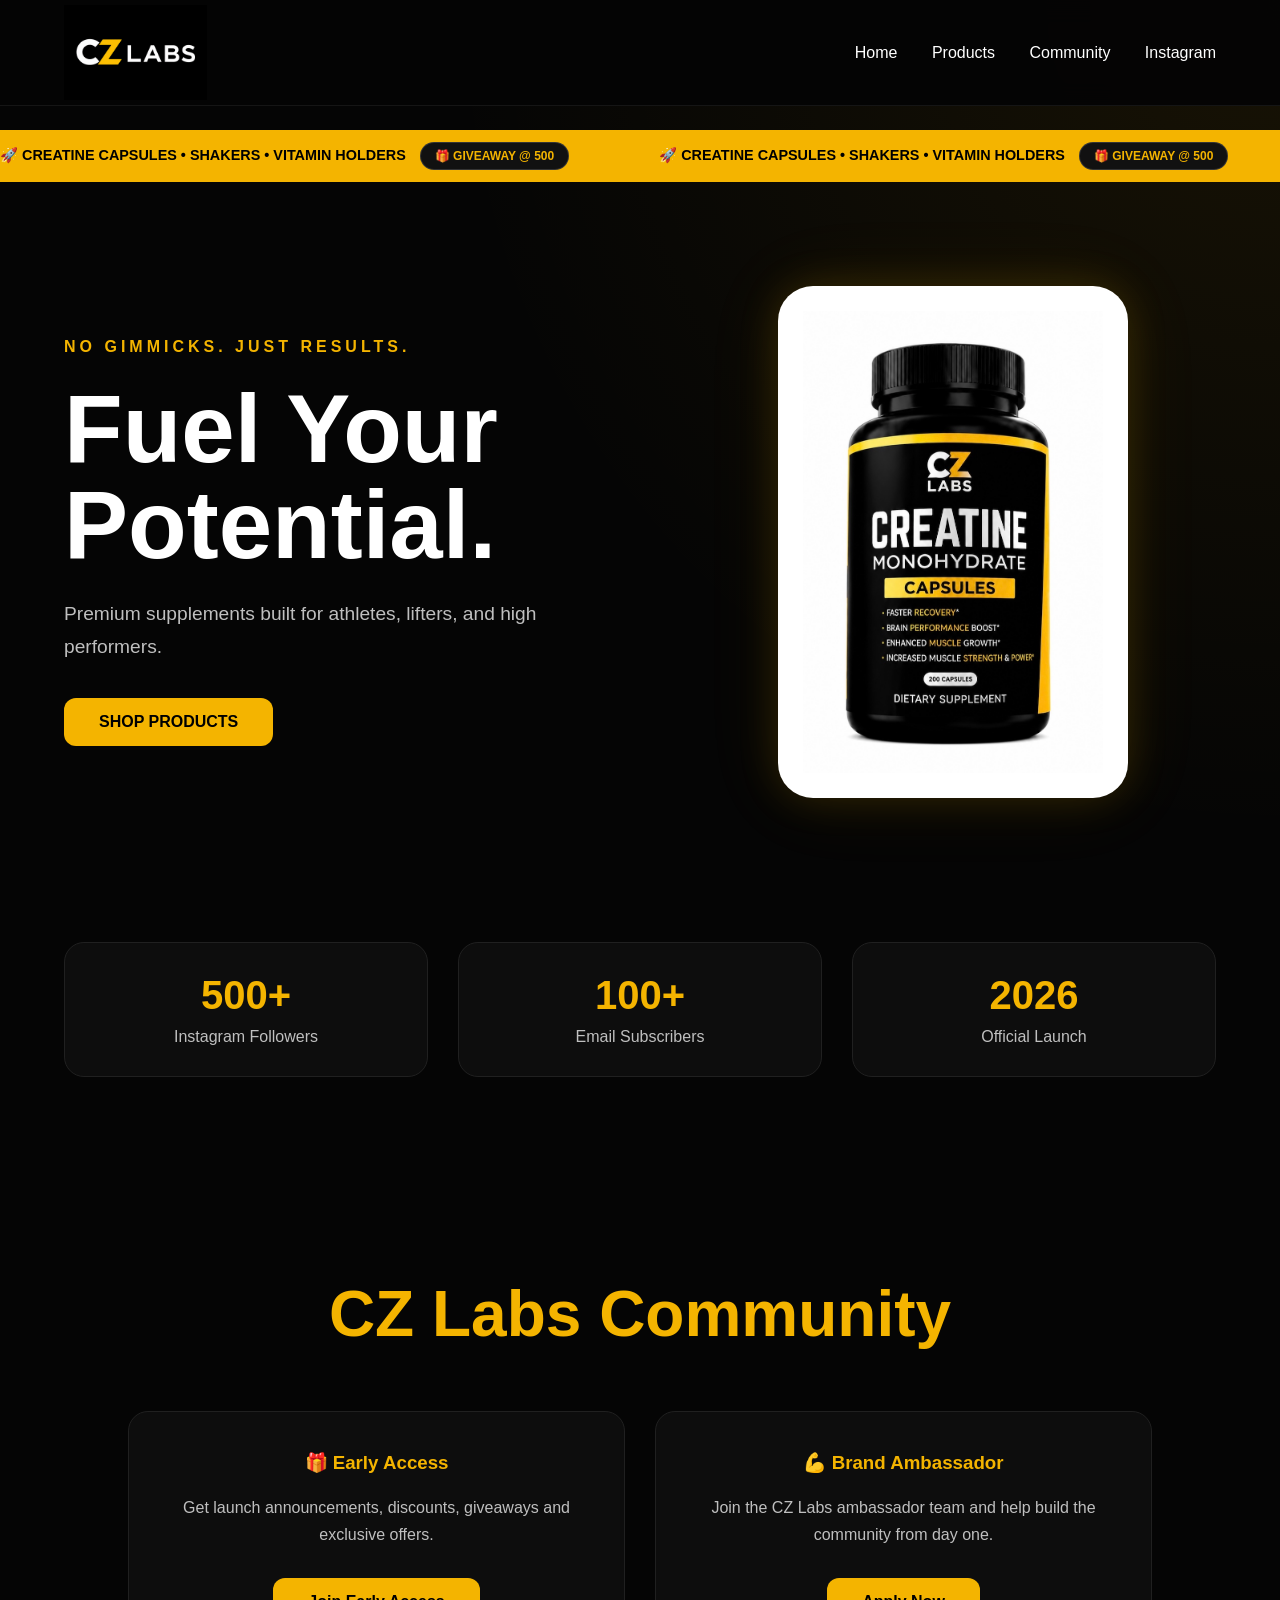
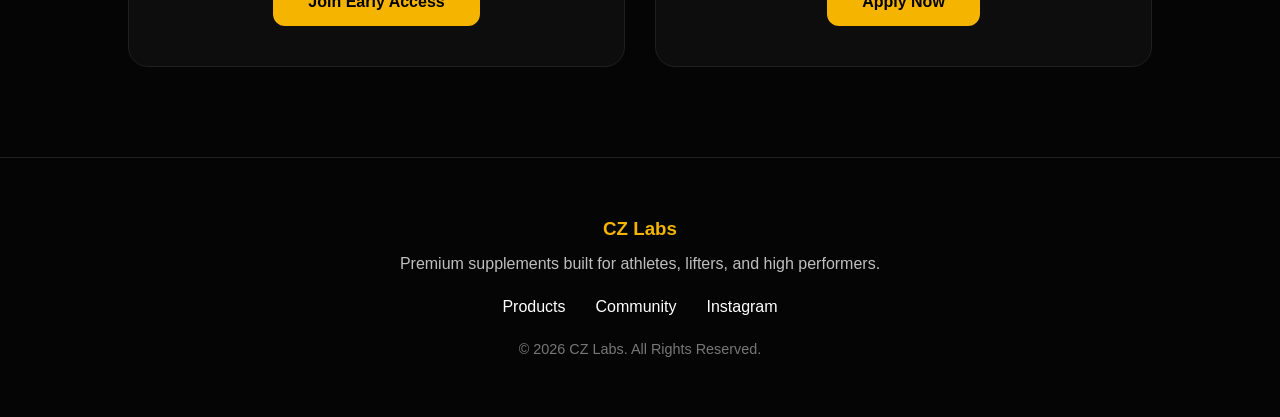
<file: index.html>
<!DOCTYPE html>
<html lang="en">

<head>
    <meta charset="UTF-8">
    <meta name="viewport" content="width=device-width, initial-scale=1.0">
    <title>CZ Labs</title>
    <link rel="stylesheet" href="styles.css">
</head>

<body>

<div class="announcement-bar">
    <div class="announcement-track">
        <span>🚀 CREATINE CAPSULES • SHAKERS • VITAMIN HOLDERS <span class="promo-badge">🎁 GIVEAWAY @ 500</span></span>

        <span>🚀 CREATINE CAPSULES • SHAKERS • VITAMIN HOLDERS <span class="promo-badge">🎁 GIVEAWAY @ 500</span></span>

        <span>🚀 CREATINE CAPSULES • SHAKERS • VITAMIN HOLDERS <span class="promo-badge">🎁 GIVEAWAY @ 500</span></span>

        <span>🚀 CREATINE CAPSULES • SHAKERS • VITAMIN HOLDERS <span class="promo-badge">🎁 GIVEAWAY @ 500</span></span>
    </div>
</div>

<header>
    <div class="container">

        <a href="index.html">
            <img src="images/logo.png" alt="CZ Labs Logo" class="logo">
        </a>

        <nav>
            <a href="index.html">Home</a>
            <a href="products.html">Products</a>
            <a href="#community">Community</a>
            <a href="https://www.instagram.com/cz.labs/" target="_blank" rel="noopener noreferrer">Instagram</a>
        </nav>

    </div>
</header>

<section class="hero">

    <div class="hero-text">

        <span class="tagline">
            NO GIMMICKS. JUST RESULTS.
        </span>

        <h1>
            Fuel Your<br>Potential.
        </h1>

        <p>
            Premium supplements built for athletes,
            lifters, and high performers.
        </p>

        <a href="products.html" class="btn">
            SHOP PRODUCTS
        </a>

    </div>

    <div class="hero-image">

        <div class="product-showcase">
            <img src="images/creatine.png" alt="CZ Labs Creatine">
        </div>

    </div>

</section>

<section class="stats">

    <div class="stat">
        <h3>500+</h3>
        <p>Instagram Followers</p>
    </div>

    <div class="stat">
        <h3>100+</h3>
        <p>Email Subscribers</p>
    </div>

    <div class="stat">
        <h3>2026</h3>
        <p>Official Launch</p>
    </div>

</section>


<section class="community" id="community">

    <h2>CZ Labs Community</h2>

    <div class="community-grid">

        <div class="community-card">

            <h3>🎁 Early Access</h3>

            <p>
                Get launch announcements, discounts,
                giveaways and exclusive offers.
            </p>

            <a href="https://gmail.us10.list-manage.com/subscribe?u=8d8b73efa41e46fff6f11100b&id=3ca9a7f5ea"
               target="_blank"
               rel="noopener noreferrer"
               class="btn">
                Join Early Access
            </a>

        </div>

        <div class="community-card">

            <h3>💪 Brand Ambassador</h3>

            <p>
                Join the CZ Labs ambassador team and help
                build the community from day one.
            </p>

            <a href="https://form.jotform.com/251398017417156"
               target="_blank"
               rel="noopener noreferrer"
               class="btn">
                Apply Now
            </a>

        </div>

    </div>

</section>

<footer>

    <div class="footer-content">

        <h3>CZ Labs</h3>

        <p>
            Premium supplements built for athletes,
            lifters, and high performers.
        </p>

        <div class="footer-links">
            <a href="products.html">Products</a>
            <a href="#community">Community</a>
            <a href="https://www.instagram.com/cz.labs/" target="_blank">Instagram</a>
        </div>

    </div>

    <p class="copyright">
        © 2026 CZ Labs. All Rights Reserved.
    </p>

</footer>

</body>
</html>
</file>
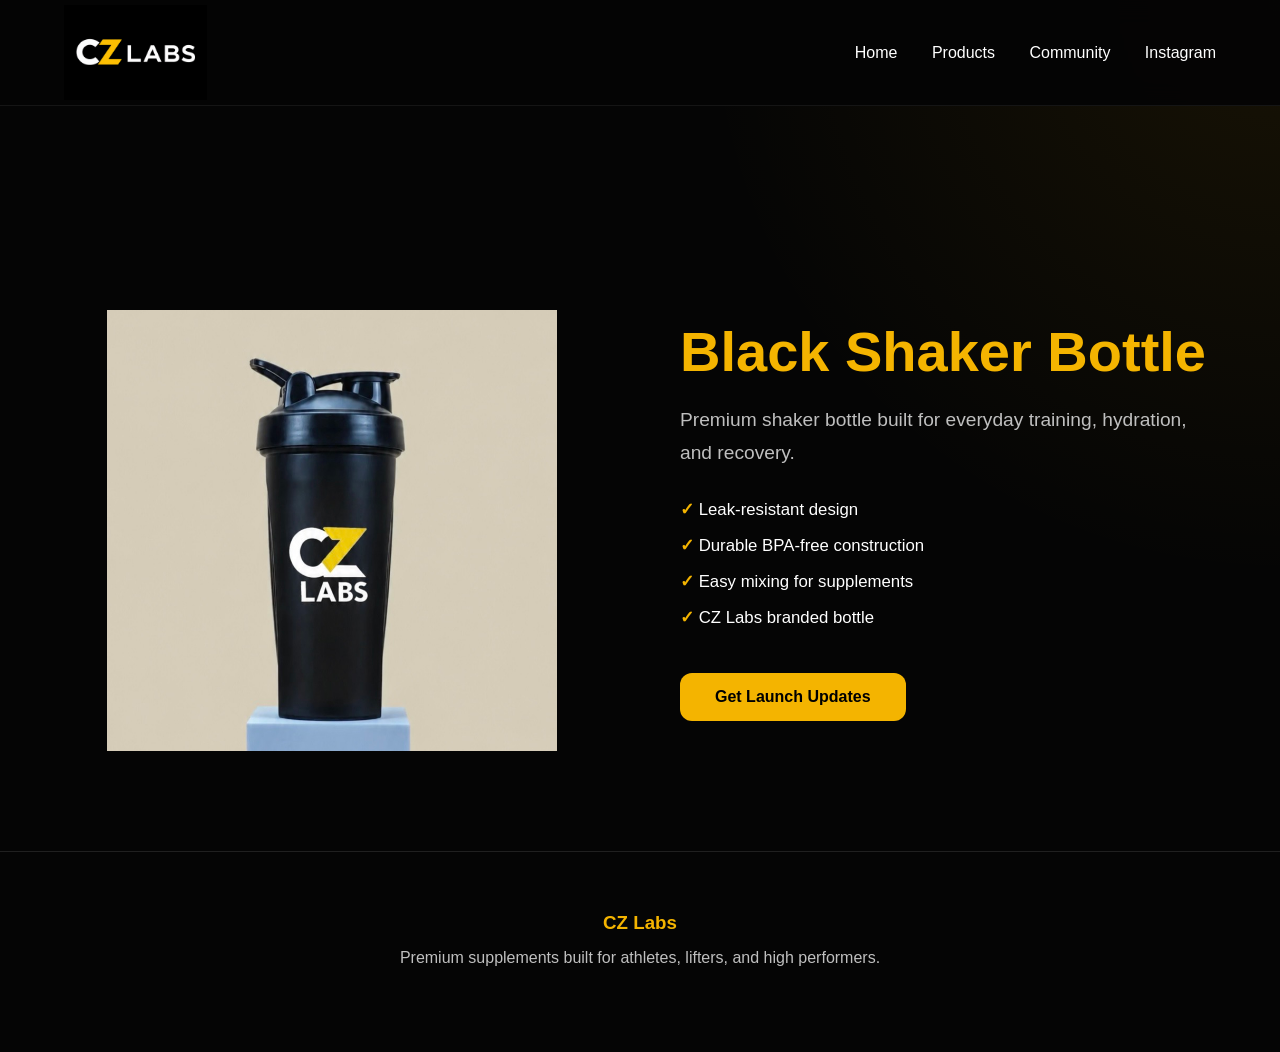
<file: black-shaker.html>
<!DOCTYPE html>
<html lang="en">

<head>
    <meta charset="UTF-8">
    <meta name="viewport" content="width=device-width, initial-scale=1.0">
    <title>Black Shaker Bottle | CZ Labs</title>
    <link rel="stylesheet" href="styles.css">
</head>

<body>

<header>
    <div class="container">

        <a href="index.html">
            <img src="images/logo.png" alt="CZ Labs Logo" class="logo">
        </a>

        <nav>
            <a href="index.html">Home</a>
            <a href="products.html">Products</a>
            <a href="index.html#community">Community</a>
            <a href="https://www.instagram.com/cz.labs/" target="_blank">
                Instagram
            </a>
        </nav>

    </div>
</header>

<section class="product-detail">

    <div class="product-detail-grid">

        <div class="product-detail-image">
            <img src="images/shaker-black.png" alt="Black Shaker Bottle">
        </div>

        <div class="product-detail-content">

            <h1>Black Shaker Bottle</h1>

            <p class="product-tagline">
                Premium shaker bottle built for everyday training,
                hydration, and recovery.
            </p>

            <ul>
                <li>Leak-resistant design</li>
                <li>Durable BPA-free construction</li>
                <li>Easy mixing for supplements</li>
                <li>CZ Labs branded bottle</li>
            </ul>

            <a href="https://gmail.us10.list-manage.com/subscribe?u=8d8b73efa41e46fff6f11100b&id=3ca9a7f5ea"
               class="btn"
               target="_blank">
                Get Launch Updates
            </a>

            <p style="margin-top:20px;color:#bfbfbf;">
            </p>

        </div>

    </div>

</section>

<footer>
    <div class="footer-content">
        <h3>CZ Labs</h3>
        <p>Premium supplements built for athletes, lifters, and high performers.</p>
    </div>
</footer>

</body>
</html>
</file>
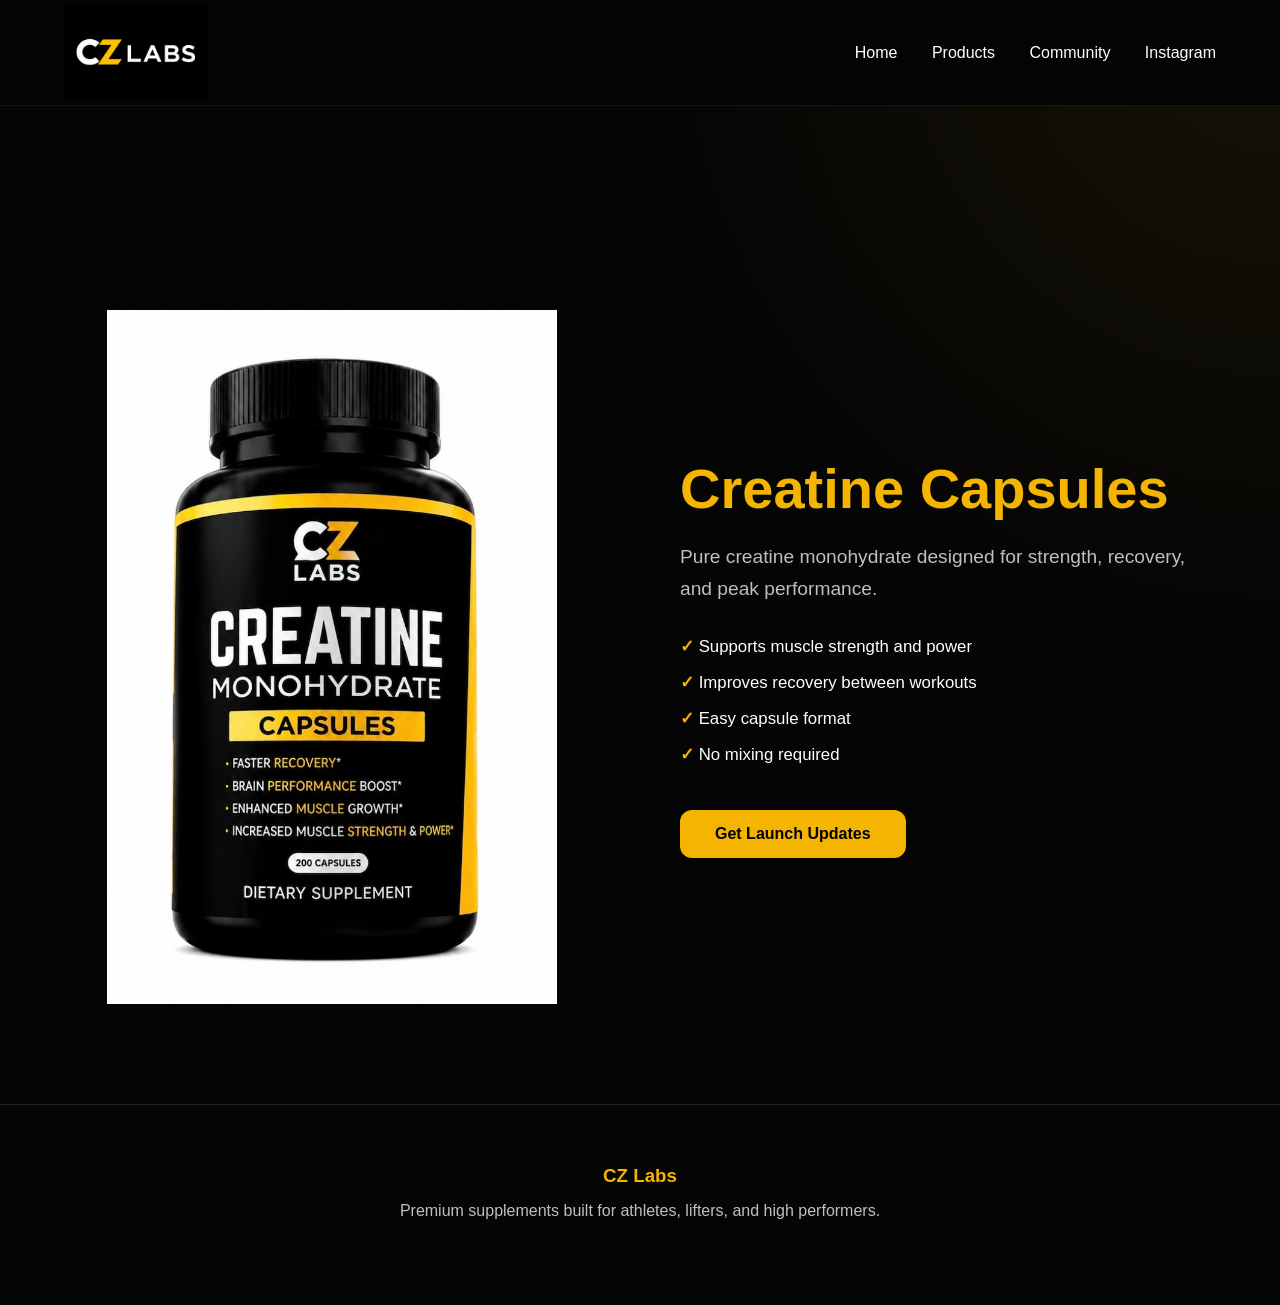
<file: creatine.html>
<!DOCTYPE html>
<html lang="en">

<head>
    <meta charset="UTF-8">
    <meta name="viewport" content="width=device-width, initial-scale=1.0">
    <title>Creatine Capsules | CZ Labs</title>
    <link rel="stylesheet" href="styles.css">
</head>

<body>

<header>
    <div class="container">

        <a href="index.html">
            <img src="images/logo.png" alt="CZ Labs Logo" class="logo">
        </a>

        <nav>
            <a href="index.html">Home</a>
            <a href="products.html">Products</a>
            <a href="index.html#community">Community</a>
            <a href="https://www.instagram.com/cz.labs/" target="_blank">
                Instagram
            </a>
        </nav>

    </div>
</header>

<section class="product-detail">

    <div class="product-detail-grid">

        <div class="product-detail-image">
            <img src="images/creatine.png" alt="Creatine Capsules">
        </div>

        <div class="product-detail-content">

            <h1>Creatine Capsules</h1>

            <p class="product-tagline">
                Pure creatine monohydrate designed for strength,
                recovery, and peak performance.
            </p>

            <ul>
                <li>Supports muscle strength and power</li>
                <li>Improves recovery between workouts</li>
                <li>Easy capsule format</li>
                <li>No mixing required</li>
            </ul>

            <a href="https://gmail.us10.list-manage.com/subscribe?u=8d8b73efa41e46fff6f11100b&id=3ca9a7f5ea"
               class="btn"
               target="_blank">
                Get Launch Updates
            </a>

        </div>

    </div>

</section>

<footer>
    <div class="footer-content">
        <h3>CZ Labs</h3>
        <p>Premium supplements built for athletes, lifters, and high performers.</p>
    </div>
</footer>

</body>
</html>
</file>
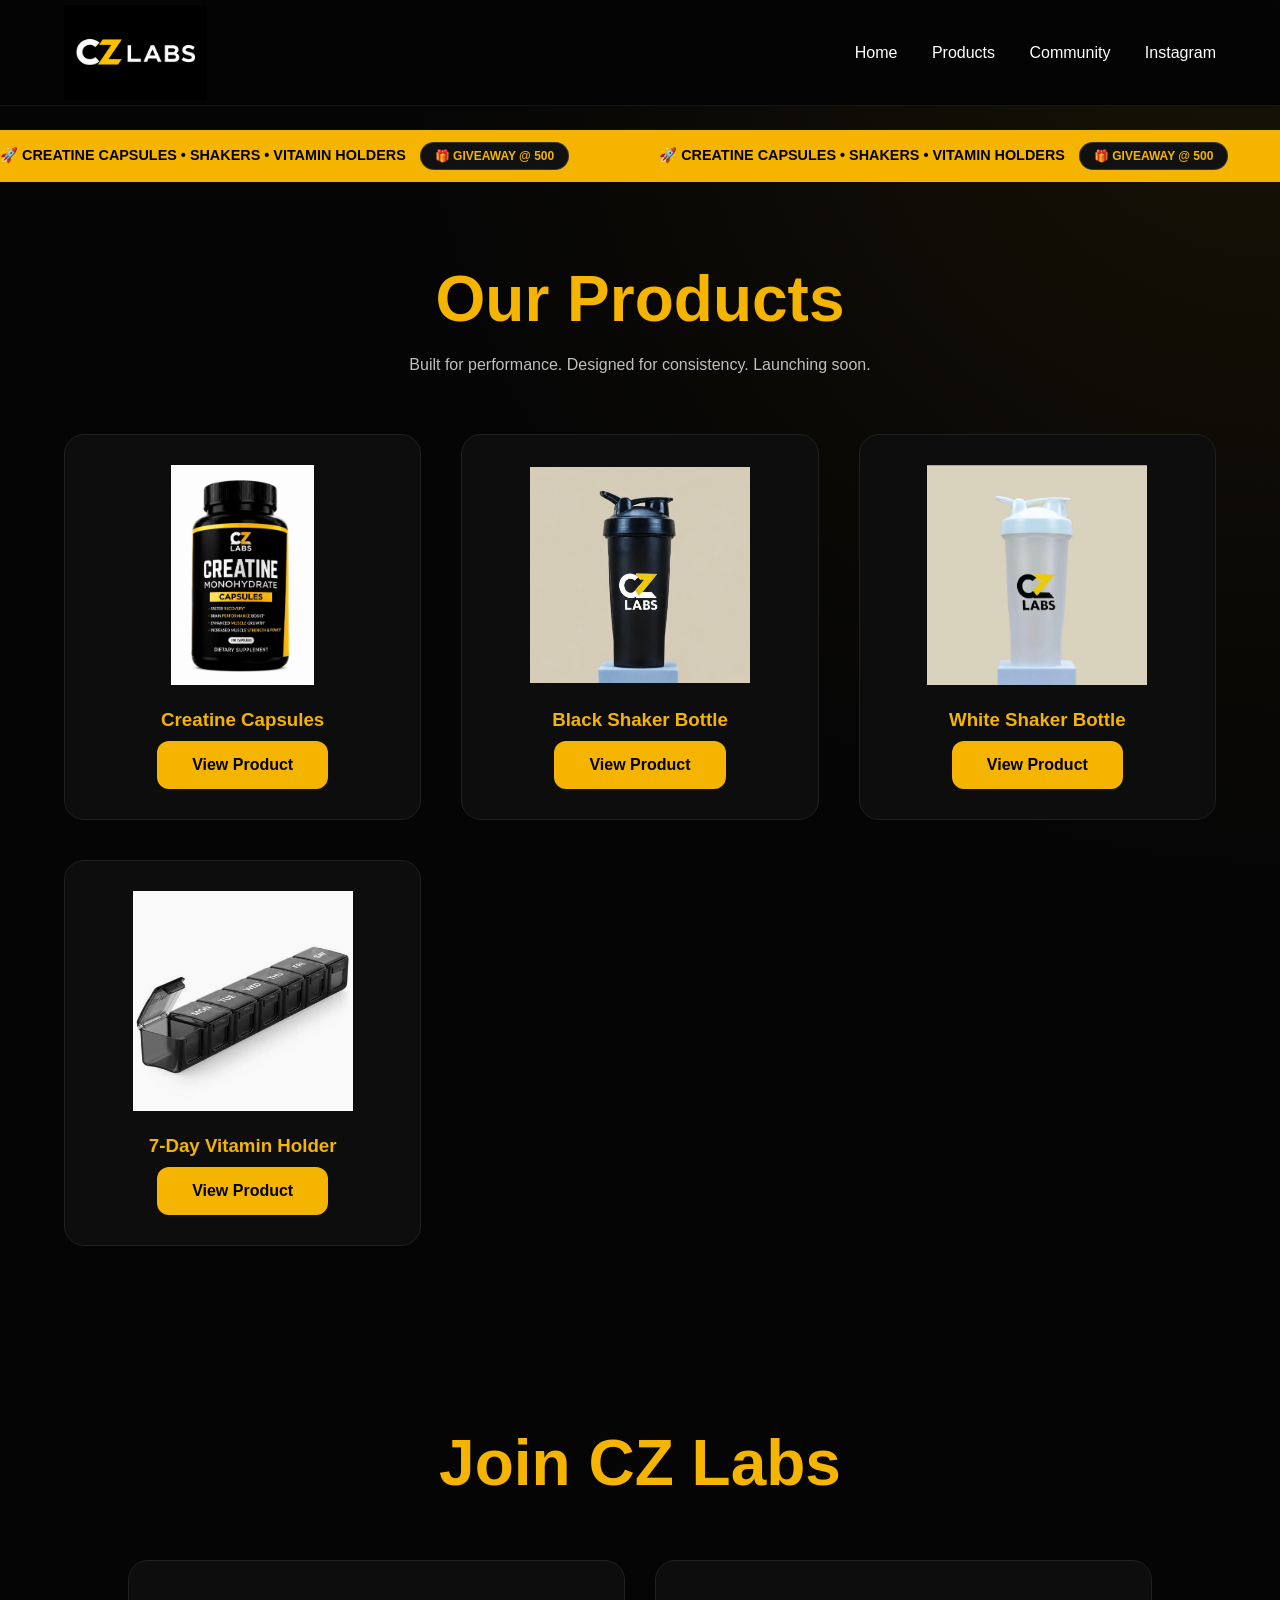
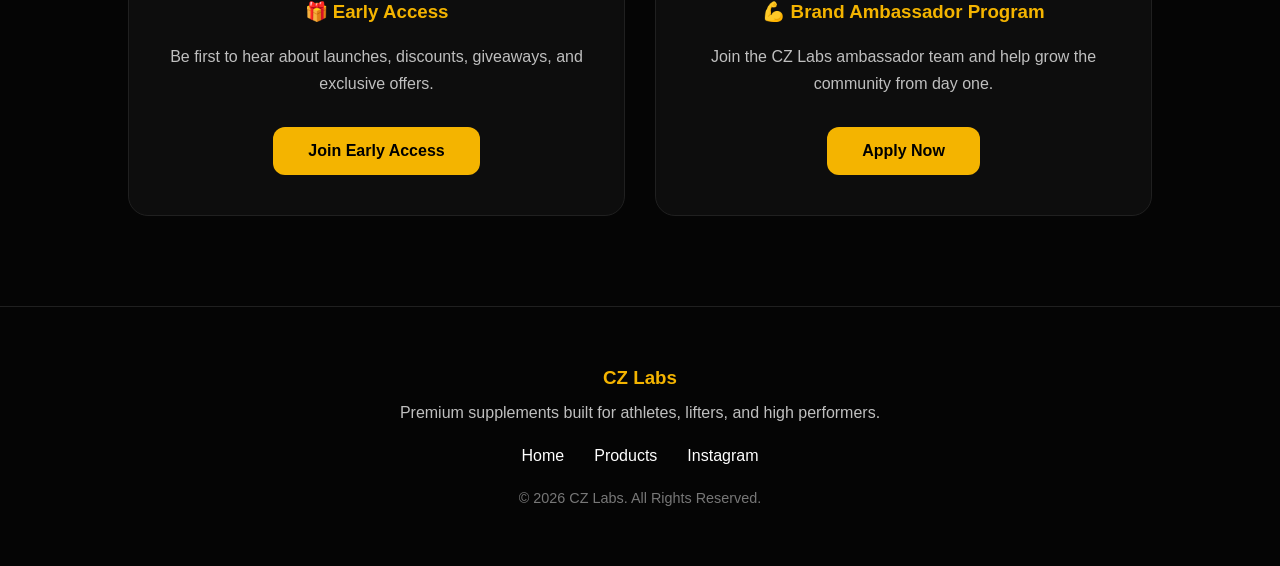
<file: products.html>
<!DOCTYPE html>
<html lang="en">

<head>
    <meta charset="UTF-8">
    <meta name="viewport" content="width=device-width, initial-scale=1.0">
    <title>CZ Labs | Products</title>
    <link rel="stylesheet" href="styles.css">
</head>

<body>

<div class="announcement-bar">
    <div class="announcement-track">

        <span>
        🚀 CREATINE CAPSULES • SHAKERS • VITAMIN HOLDERS
        <span class="promo-badge">🎁 GIVEAWAY @ 500</span>
        </span>

        <span>
        🚀 CREATINE CAPSULES • SHAKERS • VITAMIN HOLDERS
        <span class="promo-badge">🎁 GIVEAWAY @ 500</span>
        </span>

        <span>
        🚀 CREATINE CAPSULES • SHAKERS • VITAMIN HOLDERS
        <span class="promo-badge">🎁 GIVEAWAY @ 500</span>
        </span>

        <span>
        🚀 CREATINE CAPSULES • SHAKERS • VITAMIN HOLDERS
        <span class="promo-badge">🎁 GIVEAWAY @ 500</span>
        </span>

    </div>
</div>

<header>
    <div class="container">

        <a href="index.html">
            <img src="images/logo.png" alt="CZ Labs Logo" class="logo">
        </a>

        <nav>
            <a href="index.html">Home</a>
            <a href="products.html">Products</a>
            <a href="index.html#community">Community</a>
            <a href="https://www.instagram.com/cz.labs/" target="_blank" rel="noopener noreferrer">
                Instagram
            </a>
        </nav>

    </div>
</header>

<section class="products-page">

    <h1>Our Products</h1>

    <p class="products-subtitle">
        Built for performance. Designed for consistency. Launching soon.
    </p>

    <div class="products-grid">

        <div class="product-card">

            <img src="images/creatine.png" alt="Creatine Capsules">

            <h3>Creatine Capsules</h3>


          <a href="creatine.html" class="btn"> View Product </a>

        </div>

        <div class="product-card">

            <img src="images/shaker-black.png" alt="Black Shaker Bottle">

            <h3>Black Shaker Bottle</h3>

            <a href="black-shaker.html" class="btn">View Product</a>

        </div>

        <div class="product-card">

            <img src="images/shaker-white.png" alt="White Shaker Bottle">

            <h3>White Shaker Bottle</h3>

           <a href="white-shaker.html" class="btn">View Product</a> 
        </div>

        <div class="product-card">

            <img src="images/vitamin-holder.png" alt="7-Day Vitamin Holder">

            <h3>7-Day Vitamin Holder</h3>

            <a href="vitamin-holder.html" class="btn">View Product</a>

        </div>

    </div>

</section>

<section class="community">

    <h2>Join CZ Labs</h2>

    <div class="community-grid">

        <div class="community-card">

            <h3>🎁 Early Access</h3>

            <p>
                Be first to hear about launches,
                discounts, giveaways, and exclusive offers.
            </p>

            <a href="https://gmail.us10.list-manage.com/subscribe?u=8d8b73efa41e46fff6f11100b&id=3ca9a7f5ea"
               target="_blank"
               rel="noopener noreferrer"
               class="btn">
                Join Early Access
            </a>

        </div>

        <div class="community-card">

            <h3>💪 Brand Ambassador Program</h3>

            <p>
                Join the CZ Labs ambassador team and help
                grow the community from day one.
            </p>

            <a href="https://form.jotform.com/251398017417156"
               target="_blank"
               rel="noopener noreferrer"
               class="btn">
                Apply Now
            </a>

        </div>

    </div>

</section>

<footer>

    <div class="footer-content">

        <h3>CZ Labs</h3>

        <p>
            Premium supplements built for athletes,
            lifters, and high performers.
        </p>

        <div class="footer-links">
            <a href="index.html">Home</a>
            <a href="products.html">Products</a>
            <a href="https://www.instagram.com/cz.labs/" target="_blank">Instagram</a>
        </div>

    </div>

    <p class="copyright">
        © 2026 CZ Labs. All Rights Reserved.
    </p>

</footer>

</body>
</html>
</file>
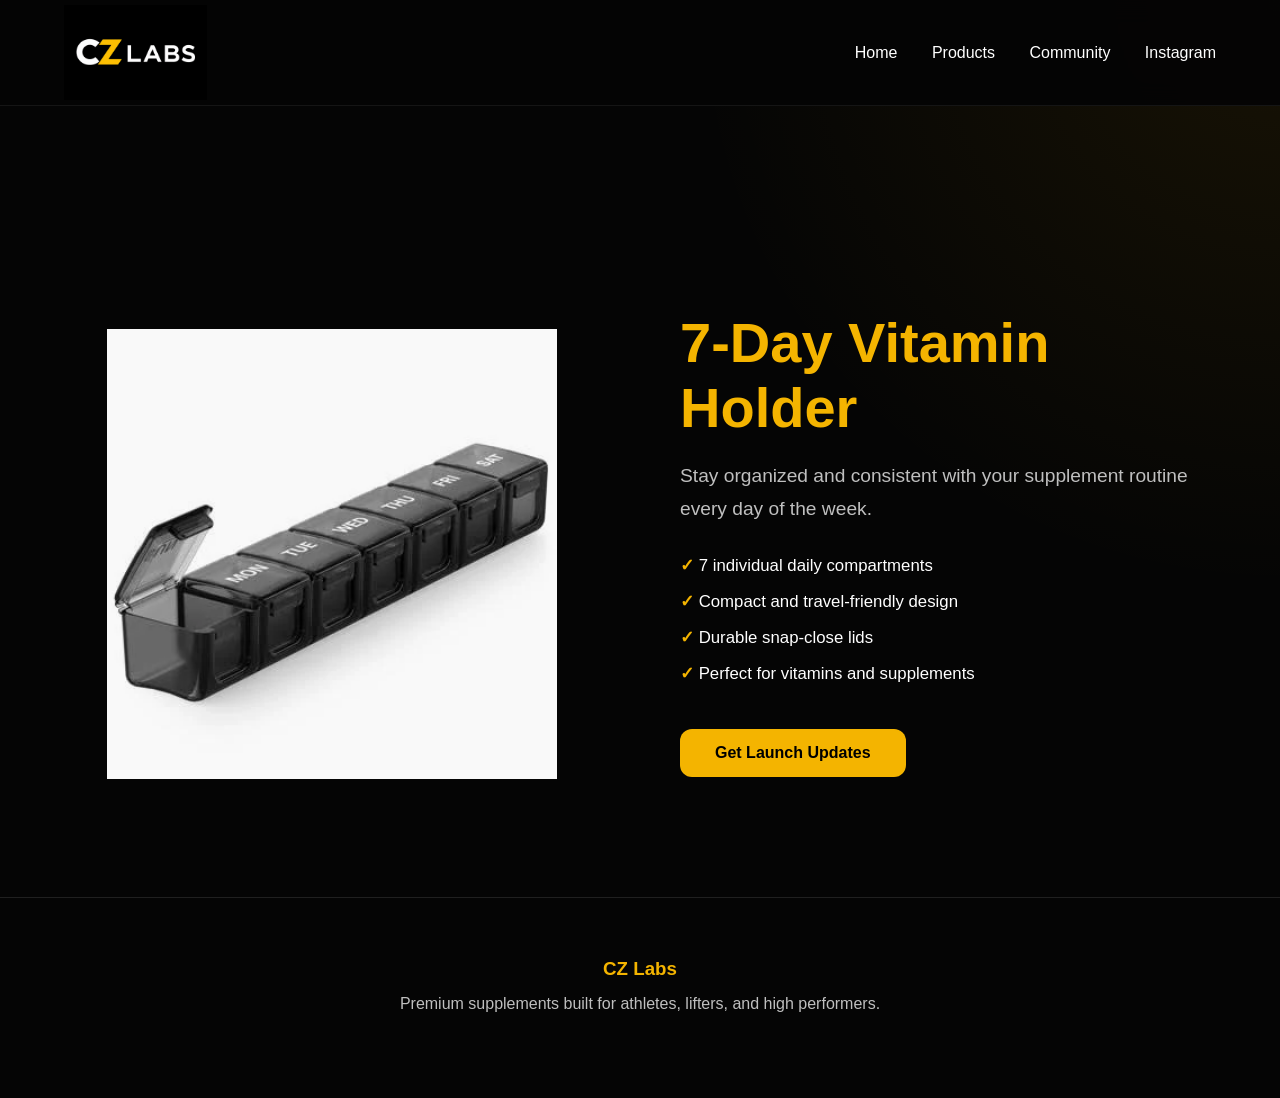
<file: vitamin-holder.html>
<!DOCTYPE html>
<html lang="en">

<head>
    <meta charset="UTF-8">
    <meta name="viewport" content="width=device-width, initial-scale=1.0">
    <title>7-Day Vitamin Holder | CZ Labs</title>
    <link rel="stylesheet" href="styles.css">
</head>

<body>

<header>
    <div class="container">

        <a href="index.html">
            <img src="images/logo.png" alt="CZ Labs Logo" class="logo">
        </a>

        <nav>
            <a href="index.html">Home</a>
            <a href="products.html">Products</a>
            <a href="index.html#community">Community</a>
            <a href="https://www.instagram.com/cz.labs/" target="_blank">
                Instagram
            </a>
        </nav>

    </div>
</header>

<section class="product-detail">

    <div class="product-detail-grid">

        <div class="product-detail-image">
            <img src="images/vitamin-holder.png" alt="7-Day Vitamin Holder">
        </div>

        <div class="product-detail-content">

            <h1>7-Day Vitamin Holder</h1>

            <p class="product-tagline">
                Stay organized and consistent with your supplement
                routine every day of the week.
            </p>

            <ul>
                <li>7 individual daily compartments</li>
                <li>Compact and travel-friendly design</li>
                <li>Durable snap-close lids</li>
                <li>Perfect for vitamins and supplements</li>
            </ul>

            <a href="https://gmail.us10.list-manage.com/subscribe?u=8d8b73efa41e46fff6f11100b&id=3ca9a7f5ea"
               class="btn"
               target="_blank">
                Get Launch Updates
            </a>

            <p style="margin-top:20px;color:#bfbfbf;">
    
            </p>

        </div>

    </div>

</section>

<footer>
    <div class="footer-content">
        <h3>CZ Labs</h3>
        <p>Premium supplements built for athletes, lifters, and high performers.</p>
    </div>
</footer>

</body>
</html>
</file>
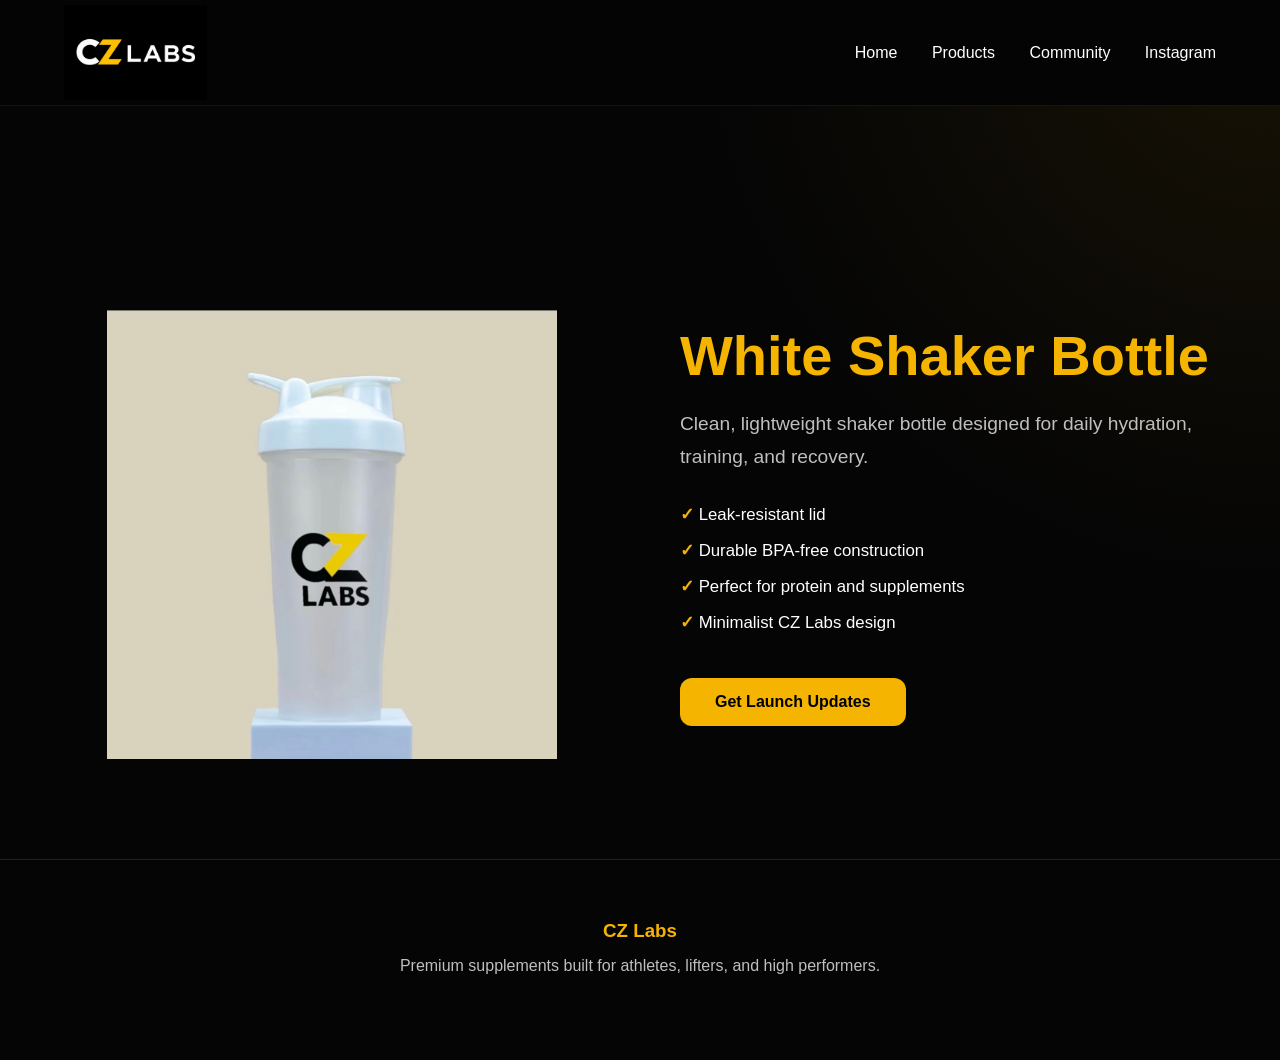
<file: white-shaker.html>
<!DOCTYPE html>
<html lang="en">

<head>
    <meta charset="UTF-8">
    <meta name="viewport" content="width=device-width, initial-scale=1.0">
    <title>White Shaker Bottle | CZ Labs</title>
    <link rel="stylesheet" href="styles.css">
</head>

<body>

<header>
    <div class="container">

        <a href="index.html">
            <img src="images/logo.png" alt="CZ Labs Logo" class="logo">
        </a>

        <nav>
            <a href="index.html">Home</a>
            <a href="products.html">Products</a>
            <a href="index.html#community">Community</a>
            <a href="https://www.instagram.com/cz.labs/" target="_blank">
                Instagram
            </a>
        </nav>

    </div>
</header>

<section class="product-detail">

    <div class="product-detail-grid">

        <div class="product-detail-image">
            <img src="images/shaker-white.png" alt="White Shaker Bottle">
        </div>

        <div class="product-detail-content">

            <h1>White Shaker Bottle</h1>

            <p class="product-tagline">
                Clean, lightweight shaker bottle designed for
                daily hydration, training, and recovery.
            </p>

            <ul>
                <li>Leak-resistant lid</li>
                <li>Durable BPA-free construction</li>
                <li>Perfect for protein and supplements</li>
                <li>Minimalist CZ Labs design</li>
            </ul>

            <a href="https://gmail.us10.list-manage.com/subscribe?u=8d8b73efa41e46fff6f11100b&id=3ca9a7f5ea"
               class="btn"
               target="_blank">
                Get Launch Updates
            </a>

            <p style="margin-top:20px;color:#bfbfbf;">
        
            </p>

        </div>

    </div>

</section>

<footer>
    <div class="footer-content">
        <h3>CZ Labs</h3>
        <p>Premium supplements built for athletes, lifters, and high performers.</p>
    </div>
</footer>

</body>
</html>
</file>
<file: styles.css>
:root{
    --gold:#f4b400;
    --black:#050505;
    --card:#0d0d0d;
    --gray:#bfbfbf;
}

html{
    scroll-behavior:smooth;
}

*{
    margin:0;
    padding:0;
    box-sizing:border-box;
}

body{
    background:
    radial-gradient(circle at top right,
    rgba(244,180,0,.08),
    transparent 35%),
    var(--black);

    color:white;
    font-family:Arial, Helvetica, sans-serif;
    padding-top:130px;
}

/* STICKY HEADER */
.announcement-bar{
    background:var(--gold);
    color:black;
    overflow:hidden;
    white-space:nowrap;
    padding:12px 0;
    font-weight:bold;
    font-size:.9rem;
    position:relative;
}

.announcement-track{
    display:flex;
    width:max-content;
    animation:scrollBanner 35s linear infinite;
}

.announcement-track > span{
    padding-right:80px;
    flex-shrink:0;
}

@keyframes scrollBanner{
    from{
        transform:translateX(0);
    }
    to{
        transform:translateX(-50%);
    }
}

header{
    position:fixed;
    top:0;
    left:0;
    width:100%;
    z-index:1000;

    background:rgba(5,5,5,.95);
    backdrop-filter:blur(12px);

    border-bottom:1px solid #151515;
}

/* HEADER */

.container{
    width:90%;
    max-width:1400px;
    margin:auto;

    display:flex;
    justify-content:space-between;
    align-items:center;

    padding:5px 0;
}

.logo{
    height:95px;
    width:auto;
    display:block;
}

nav a{
    color:white;
    text-decoration:none;
    margin-left:30px;
    transition:.3s;
}

nav a:hover{
    color:var(--gold);
}

/* HERO */

.hero{
    width:90%;
    max-width:1400px;
    margin:auto;

    min-height:80vh;

    display:grid;
    grid-template-columns:1fr 1fr;
    gap:100px;
    align-items:center;
}

.hero-text{
    max-width:600px;
}

.tagline{
    color:var(--gold);
    font-weight:bold;
    letter-spacing:4px;
}

.hero h1{
    font-size:6rem;
    line-height:1;
    margin:25px 0;
}

.hero p{
    color:var(--gray);
    font-size:1.2rem;
    line-height:1.7;
    margin-bottom:35px;
}

.btn{
    display:inline-block;
    background:var(--gold);
    color:black;
    text-decoration:none;
    padding:15px 35px;
    border-radius:12px;
    font-weight:bold;
    transition:.3s;
}

.btn:hover{
    transform:translateY(-4px);
    box-shadow:0 0 25px rgba(244,180,0,.3);
}

.hero-image{
    display:flex;
    justify-content:center;
    align-items:center;
}

.product-showcase{
    background:white;
    border-radius:35px;
    padding:25px;

    box-shadow:
        0 0 40px rgba(244,180,0,.15),
        0 0 80px rgba(244,180,0,.08);
}

.hero-image img{
    width:300px;
    max-width:100%;
    display:block;
}

.stats{
    width:90%;
    max-width:1200px;
    margin:40px auto 100px;

    display:grid;
    grid-template-columns:repeat(3,1fr);
    gap:30px;
}

.stat{
    background:var(--card);
    border:1px solid #202020;
    border-radius:20px;
    padding:30px;
    text-align:center;
}

.stat h3{
    color:var(--gold);
    font-size:2.5rem;
    margin-bottom:10px;
}

.stat p{
    color:var(--gray);
}

/* SECTIONS */

.coming-soon,
.why,
.community{
    padding:90px 10%;
    text-align:center;
}

.community{
    padding-top:100px;
}

.coming-soon h2,
.why h2,
.community h2{
    color:var(--gold);
    font-size:4rem;
    margin-bottom:60px;
}

/* CARDS */

/* CARDS */

.cards{
    display:grid;
    grid-template-columns:repeat(auto-fit,minmax(280px,1fr));
    gap:30px;
    margin-top:50px;
}

.card{
    background:var(--card);
    border:1px solid #202020;
    border-radius:20px;
    padding:40px 30px;
    transition:.3s;
    text-align:center;
}

.card:hover{
    transform:translateY(-10px) scale(1.02);
    border-color:var(--gold);

    box-shadow:
        0 0 25px rgba(244,180,0,.18);
}

.card h3{
    color:var(--gold);
    margin-bottom:15px;
    font-size:1.7rem;
}

.card p{
    color:var(--gray);
    line-height:1.7;
    font-size:1.05rem;
}


/* COMMUNITY */

.community-grid{
    display:grid;
    grid-template-columns:repeat(auto-fit,minmax(350px,1fr));
    gap:30px;
}

.community-card{
    background:var(--card);
    border:1px solid #202020;
    border-radius:20px;
    padding:40px;
    transition:.3s;
}

.community-card:hover{
    border-color:var(--gold);

    transform:translateY(-8px);

    box-shadow:
        0 0 20px rgba(244,180,0,.15);
}

.community-card h3{
    color:var(--gold);
    margin-bottom:20px;
}

.community-card p{
    color:var(--gray);
    line-height:1.7;
    margin-bottom:30px;
}

/* PRODUCTS PAGE */

.products-page{
    width:90%;
    max-width:1400px;
    margin:auto;
    padding:80px 0;
    text-align:center;
}

.products-page h1{
    color:var(--gold);
    font-size:4rem;
    margin-bottom:20px;
}

.products-subtitle{
    color:var(--gray);
    margin-bottom:60px;
}

.products-grid{
    display:grid;
    grid-template-columns:repeat(auto-fit,minmax(280px,1fr));
    gap:40px;
}

.product-card{
    background:var(--card);
    border:1px solid #202020;
    border-radius:20px;
    padding:30px;
    transition:.3s;
}

.product-card:hover{
    transform:translateY(-10px);
    border-color:var(--gold);

    box-shadow:
        0 0 20px rgba(244,180,0,.15);
}

.product-card img{
    width:100%;
    max-width:220px;
    height:220px;
    object-fit:contain;
}

.product-card h3{
    color:var(--gold);
    margin:20px 0 10px;
}

.product-card p{
    color:var(--gray);
    margin-bottom:20px;
}

/* FOOTER */

.cta-section{
    padding:120px 10%;
    text-align:center;
}

.cta-section h2{
    color:var(--gold);
    font-size:3rem;
    margin-bottom:20px;
}

.cta-section p{
    color:var(--gray);
    margin-bottom:35px;
    font-size:1.1rem;
}

footer{
    border-top:1px solid #202020;
    padding:60px 10%;
    text-align:center;
}

.footer-content h3{
    color:var(--gold);
    margin-bottom:15px;
}

.footer-content p{
    color:var(--gray);
    max-width:600px;
    margin:0 auto 25px;
}

.footer-links{
    display:flex;
    justify-content:center;
    gap:30px;
    margin-bottom:25px;
}

.footer-links a{
    color:white;
    text-decoration:none;
    transition:.3s;
}

.footer-links a:hover{
    color:var(--gold);
}

.copyright{
    color:#777;
    font-size:.9rem;
}


.promo-badge{
    background:#111;
    color:var(--gold);
    border:1px solid rgba(255,255,255,.15);

    display:inline-flex;
    align-items:center;
    justify-content:center;

    padding:6px 14px;

    border-radius:999px;

    font-size:.75rem;
    font-weight:800;

    width:fit-content;

    margin:0 10px;
}
/* PRODUCT DETAIL PAGE */

.product-detail{
    width:90%;
    max-width:1200px;
    margin:auto;
    padding:180px 0 100px;
}

.product-detail-grid{
    display:grid;
    grid-template-columns:1fr 1fr;
    gap:80px;
    align-items:center;
}

.product-detail-image{
    display:flex;
    justify-content:center;
}

.product-detail-image img{
    width:100%;
    max-width:450px;
    height:auto;
}

.product-detail-content h1{
    color:var(--gold);
    font-size:3.5rem;
    margin-bottom:20px;
}

.product-tagline{
    color:var(--gray);
    font-size:1.2rem;
    line-height:1.7;
    margin-bottom:30px;
}

.product-detail-content ul{
    list-style:none;
    margin-bottom:35px;
}

.product-detail-content li{
    color:white;
    margin-bottom:15px;
    font-size:1.05rem;
}

.product-detail-content li::before{
    content:"✓ ";
    color:var(--gold);
    font-weight:bold;
}

.product-detail .btn{
    margin-top:10px;
}

/* MOBILE */

@media (max-width: 900px) {

    body{
        padding-top:140px;
    }

    .announcement-bar{
        font-size:.75rem;
        padding:8px 12px;
        line-height:1.4;
    }

    .container{
        flex-direction:column;
        gap:12px;
        padding:10px 0;
    }

    .logo{
        height:60px;
    }

    nav{
        display:flex;
        flex-wrap:wrap;
        justify-content:center;
        gap:12px;
    }

    nav a{
        margin:0;
        font-size:1rem;
    }

    .hero{
        grid-template-columns:1fr;
        text-align:center;
        gap:40px;
        padding-top:30px;
        min-height:auto;
    }

    .hero-text{
        max-width:100%;
    }

    .tagline{
        font-size:.95rem;
        letter-spacing:3px;
        display:block;
    }

    .hero h1{
        font-size:3.5rem;
        line-height:1.05;
        margin:20px 0;
    }

    .hero p{
        font-size:1.1rem;
    }

    .hero-image{
        order:-1;
    }

    .product-showcase{
        padding:20px;
        border-radius:25px;
    }

    .hero-image img{
        width:220px;
    }

    .stats{
        grid-template-columns:1fr;
    }

    .coming-soon h2,
    .why h2,
    .community h2,
    .products-page h1{
        font-size:2.5rem;
    }

    .community-grid{
        grid-template-columns:1fr;
    }

    .footer-links{
        flex-direction:column;
        gap:15px;
    }

    .product-detail-grid{
        grid-template-columns:1fr;
        text-align:center;
        gap:40px;
    }

    .product-detail-content h1{
        font-size:2.5rem;
    }

    .product-detail-image img{
        max-width:300px;
    }
}


/* EXTRA SMALL PHONES */

@media (max-width: 480px) {

    body{
        padding-top:150px;
    }

    .announcement-bar{
        font-size:.7rem;
        padding:8px;
    }

    nav{
        gap:8px;
    }

    nav a{
        font-size:.95rem;
    }

    .hero h1{
        font-size:2.8rem;
    }

    .hero p{
        font-size:1rem;
    }

    .hero-image img{
        width:180px;
    }

    .btn{
        padding:14px 28px;
    }

    /* PRODUCT DETAIL PAGE MOBILE */

    .product-detail{
        padding:40px 5%;
    }

    .product-detail-grid{
        grid-template-columns:1fr;
        gap:30px;
    }

    .product-detail-image img{
        width:100%;
        max-width:220px;
        margin:auto;
        display:block;
    }

    .product-detail-content h1{
        font-size:1.6rem;
        line-height:1.1;
    }

    .product-tagline{
        font-size:.95rem;
    }

    .product-detail-content ul{
        font-size:.9rem;
        line-height:1.6;
    }

    .product-detail-content li{
        margin-bottom:8px;
    }

    /* PRODUCTS PAGE MOBILE */

    .products-grid{
        grid-template-columns:repeat(2,1fr);
        gap:15px;
    }

    .product-card{
        padding:15px;
    }

    .product-card img{
        width:100%;
        max-width:100%;
        height:120px;
        object-fit:contain;
    }

    .product-card h3{
        font-size:1rem;
        margin:12px 0 8px;
    }

    .product-card p{
        font-size:.8rem;
        line-height:1.4;
        margin-bottom:12px;
    }

    .product-card .btn{
        display:block;
        width:100%;
        padding:10px 8px;
        font-size:.75rem;
    }

    .community-card{
        padding:25px 20px;
    }

    .community-card h3{
        font-size:1.2rem;
    }

    .community-card p{
        font-size:.9rem;
        line-height:1.5;
    }

    .community-card .btn{
        padding:12px 20px;
        font-size:.9rem;
    }
}
</file>
